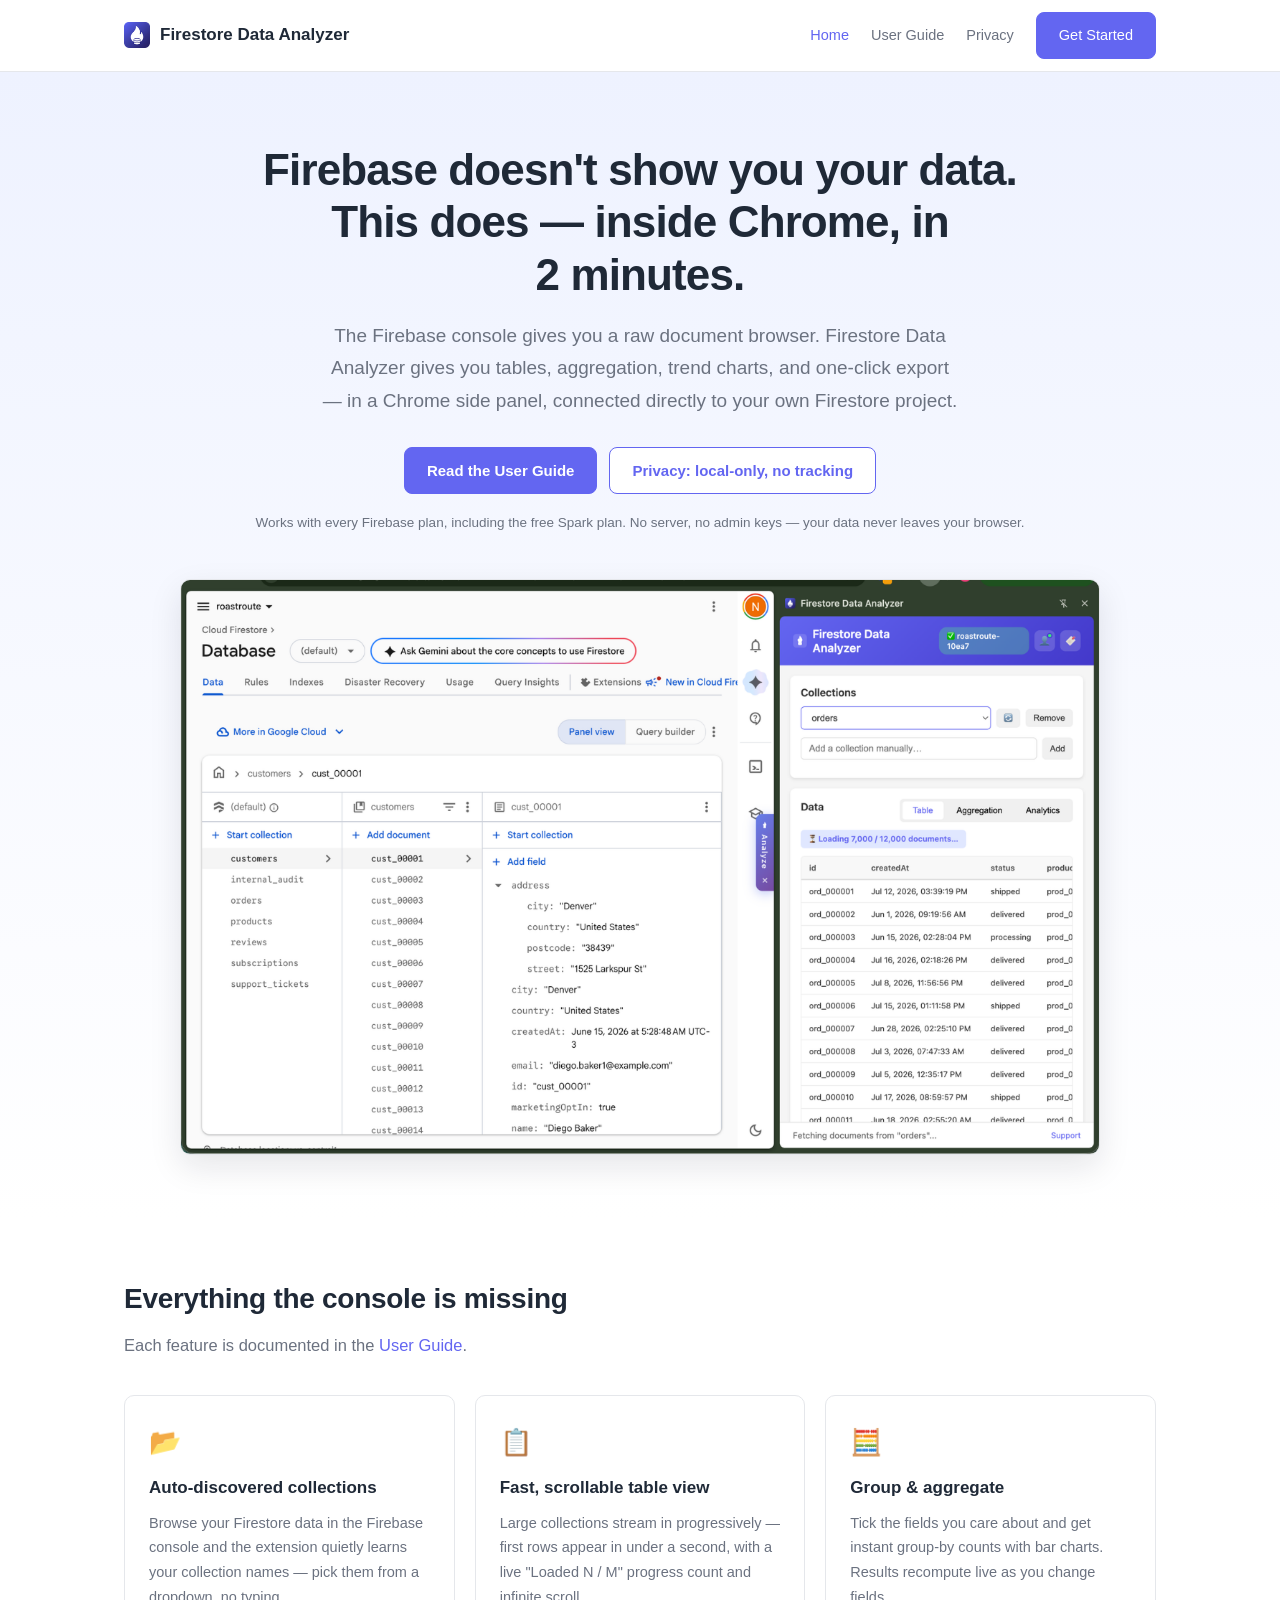
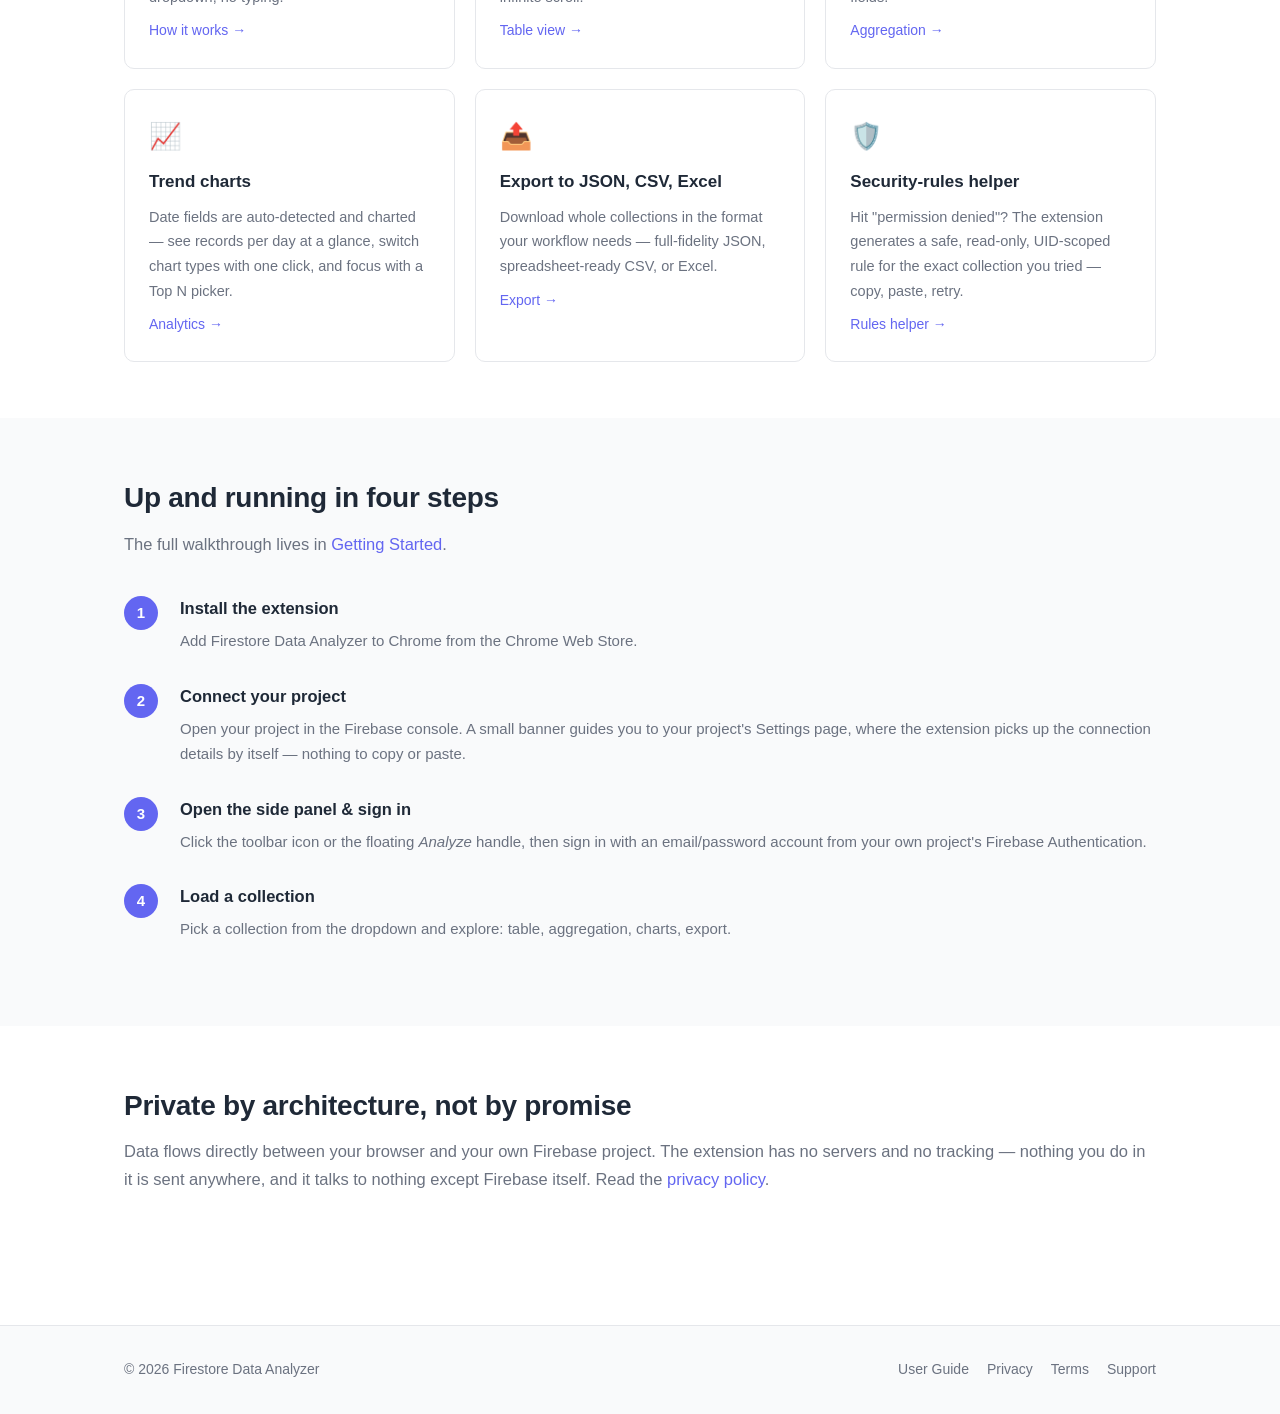
<file: index.html>
<!DOCTYPE html>
<html lang="en">
<head>
  <meta charset="UTF-8">
  <meta name="viewport" content="width=device-width, initial-scale=1.0">
  <title>Firestore Data Analyzer — Explore, analyze &amp; export your Firestore data inside Chrome</title>
  <meta name="description" content="Firebase doesn't show you your data — on any plan. Firestore Data Analyzer does: browse collections, aggregate records, visualize trends, and export as CSV, JSON or Excel, right inside Chrome. Your data never leaves your browser.">
  <link rel="stylesheet" href="assets/style.css">
  <link rel="icon" href="assets/img/icon48.png" type="image/png" sizes="48x48">
</head>
<body>

  <header class="site-header">
    <div class="inner">
      <a class="brand" href="./"><img class="brand-mark" src="assets/img/icon48.png" alt="" width="26" height="26"> Firestore Data Analyzer</a>
      <nav class="site-nav">
        <a href="./" class="active">Home</a>
        <a href="guide/">User Guide</a>
        <a href="privacy.html">Privacy</a>
        <a class="btn" href="guide/#getting-started">Get Started</a>
      </nav>
    </div>
  </header>

  <section class="hero">
    <h1>Firebase doesn't show you your data.<br>This does — inside Chrome, in 2&nbsp;minutes.</h1>
    <p class="lede">
      The Firebase console gives you a raw document browser. Firestore Data Analyzer gives you
      tables, aggregation, trend charts, and one-click export — in a Chrome side panel,
      connected directly to your own Firestore project.
    </p>
    <div class="actions">
      <a class="btn" href="guide/#getting-started">Read the User Guide</a>
      <a class="btn secondary" href="privacy.html">Privacy: local-only, no tracking</a>
    </div>
    <p class="note">Works with every Firebase plan, including the free Spark plan. No server, no admin keys — your data never leaves your browser.</p>
    <figure class="screenshot">
      <img src="assets/img/hero-table.png" alt="Firestore Data Analyzer side panel open next to the Firebase console, showing a collection loaded in table view" loading="lazy" onerror="this.closest('figure').style.display='none'">
    </figure>
  </section>

  <div class="section">
    <h2>Everything the console is missing</h2>
    <p class="sub">Each feature is documented in the <a href="guide/">User Guide</a>.</p>

    <div class="feature-grid">
      <div class="feature-card">
        <div class="icon">📂</div>
        <h3>Auto-discovered collections</h3>
        <p>Browse your Firestore data in the Firebase console and the extension quietly learns your collection names — pick them from a dropdown, no typing.</p>
        <a class="more" href="guide/#collections">How it works →</a>
      </div>
      <div class="feature-card">
        <div class="icon">📋</div>
        <h3>Fast, scrollable table view</h3>
        <p>Large collections stream in progressively — first rows appear in under a second, with a live "Loaded N / M" progress count and infinite scroll.</p>
        <a class="more" href="guide/#table-view">Table view →</a>
      </div>
      <div class="feature-card">
        <div class="icon">🧮</div>
        <h3>Group &amp; aggregate</h3>
        <p>Tick the fields you care about and get instant group-by counts with bar charts. Results recompute live as you change fields.</p>
        <a class="more" href="guide/#aggregation">Aggregation →</a>
      </div>
      <div class="feature-card">
        <div class="icon">📈</div>
        <h3>Trend charts</h3>
        <p>Date fields are auto-detected and charted — see records per day at a glance, switch chart types with one click, and focus with a Top&nbsp;N picker.</p>
        <a class="more" href="guide/#analytics">Analytics →</a>
      </div>
      <div class="feature-card">
        <div class="icon">📤</div>
        <h3>Export to JSON, CSV, Excel</h3>
        <p>Download whole collections in the format your workflow needs — full-fidelity JSON, spreadsheet-ready CSV, or Excel.</p>
        <a class="more" href="guide/#export">Export →</a>
      </div>
      <div class="feature-card">
        <div class="icon">🛡️</div>
        <h3>Security-rules helper</h3>
        <p>Hit "permission denied"? The extension generates a safe, read-only, UID-scoped rule for the exact collection you tried — copy, paste, retry.</p>
        <a class="more" href="guide/#rules-helper">Rules helper →</a>
      </div>
    </div>
  </div>

  <div class="section alt">
    <div class="inner">
      <h2>Up and running in four steps</h2>
      <p class="sub">The full walkthrough lives in <a href="guide/#getting-started">Getting Started</a>.</p>
      <ol class="steps">
        <li>
          <h3>Install the extension</h3>
          <p>Add Firestore Data Analyzer to Chrome from the Chrome Web Store.</p>
        </li>
        <li>
          <h3>Connect your project</h3>
          <p>Open your project in the Firebase console. A small banner guides you to your project's Settings page, where the extension picks up the connection details by itself — nothing to copy or paste.</p>
        </li>
        <li>
          <h3>Open the side panel &amp; sign in</h3>
          <p>Click the toolbar icon or the floating <em>Analyze</em> handle, then sign in with an email/password account from your own project's Firebase Authentication.</p>
        </li>
        <li>
          <h3>Load a collection</h3>
          <p>Pick a collection from the dropdown and explore: table, aggregation, charts, export.</p>
        </li>
      </ol>
    </div>
  </div>

  <div class="section">
    <h2>Private by architecture, not by promise</h2>
    <p class="sub">
      Data flows directly between your browser and your own Firebase project. The extension has no
      servers and no tracking — nothing you do in it is sent anywhere, and it talks to nothing
      except Firebase itself. Read the <a href="privacy.html">privacy policy</a>.
    </p>
  </div>

  <footer class="site-footer">
    <div class="inner">
      <span>© 2026 Firestore Data Analyzer</span>
      <nav>
        <a href="guide/">User Guide</a>
        <a href="privacy.html">Privacy</a>
        <a href="terms.html">Terms</a>
        <a href="mailto:niknackster@gmail.com">Support</a>
      </nav>
    </div>
  </footer>

</body>
</html>
</file>
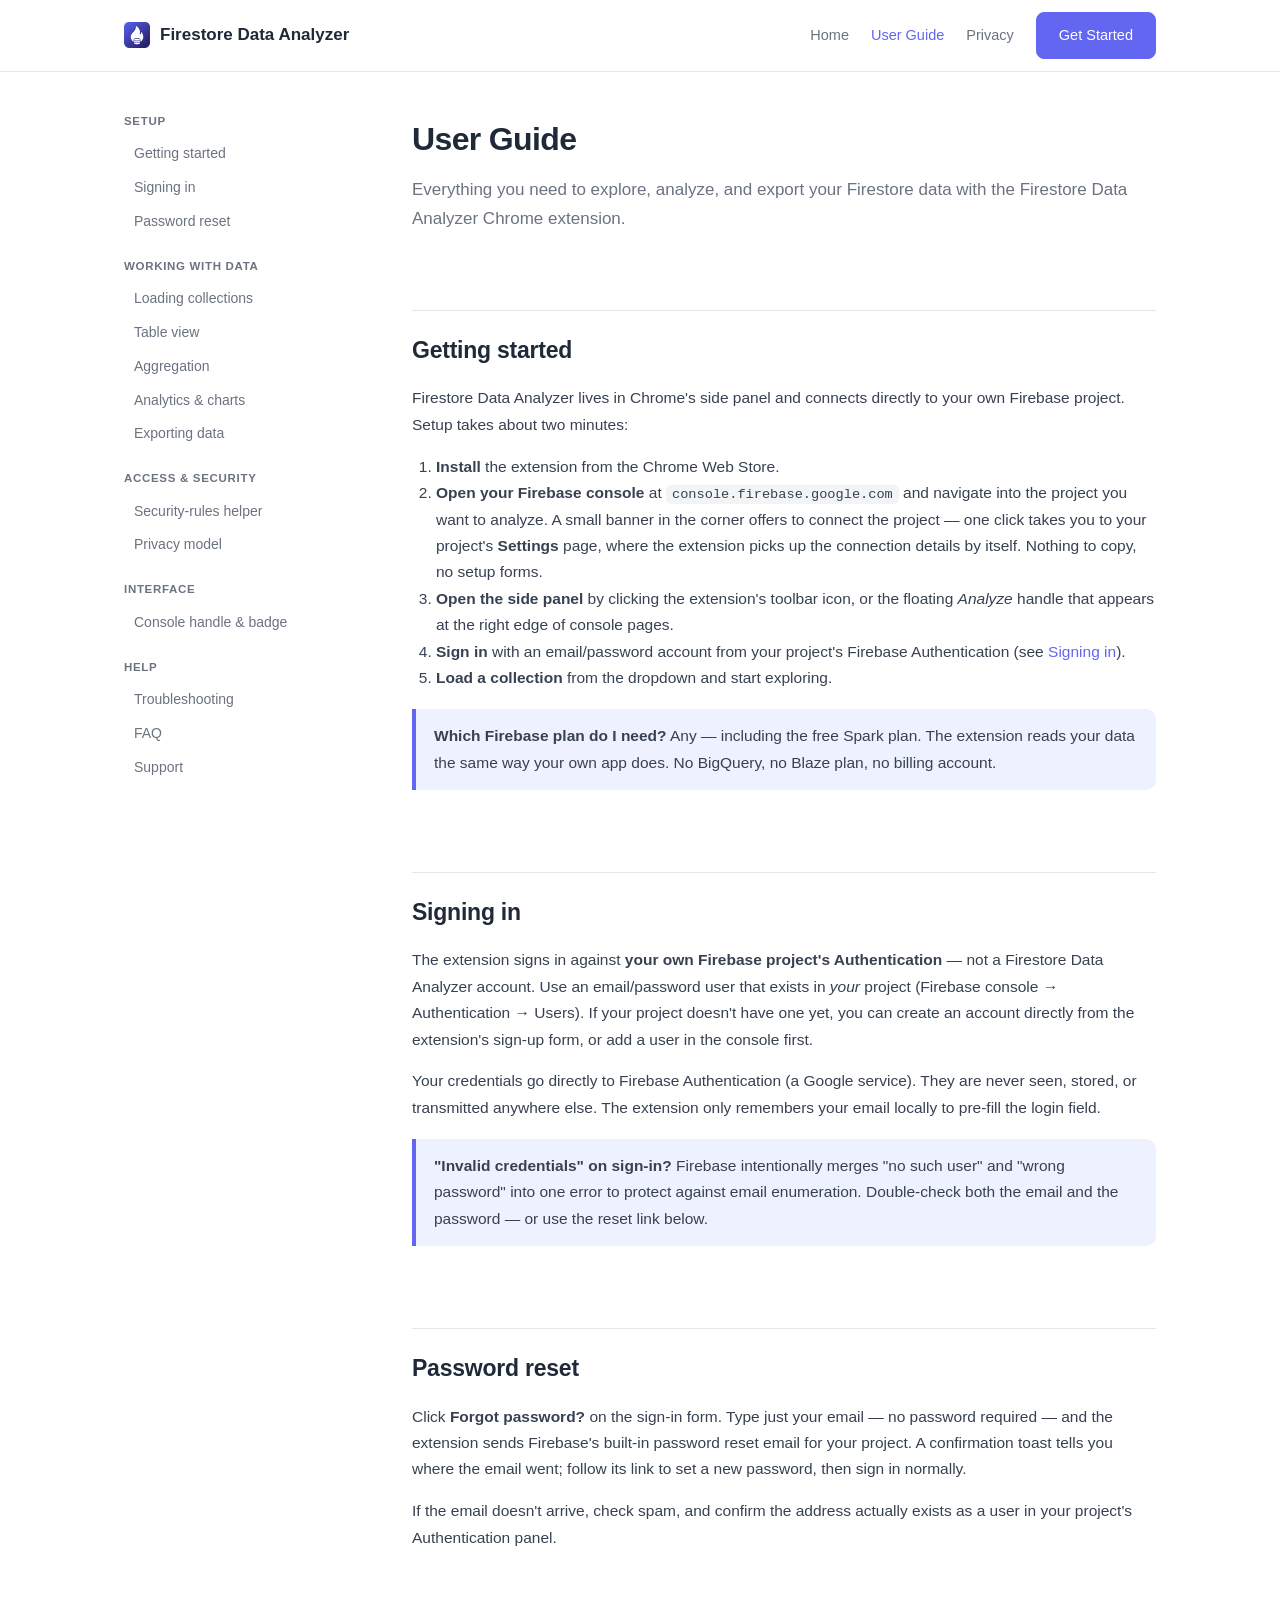
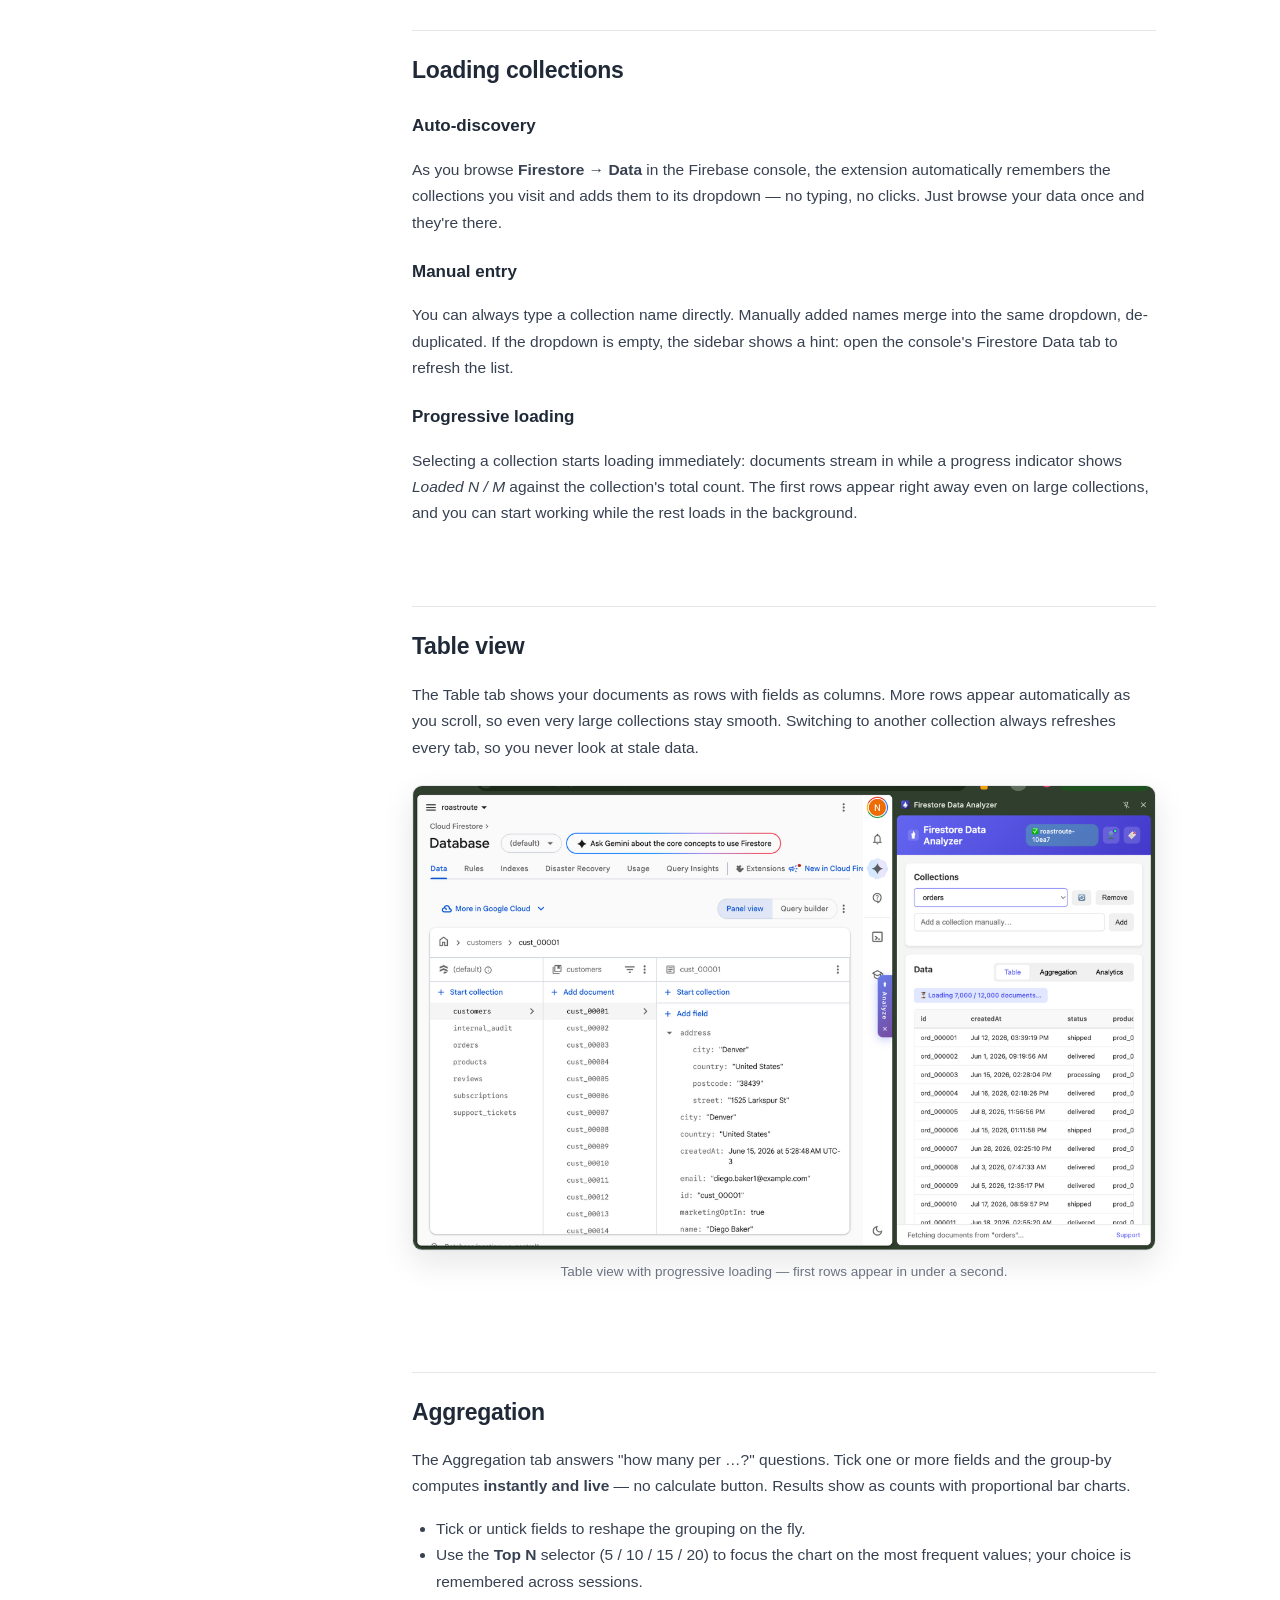
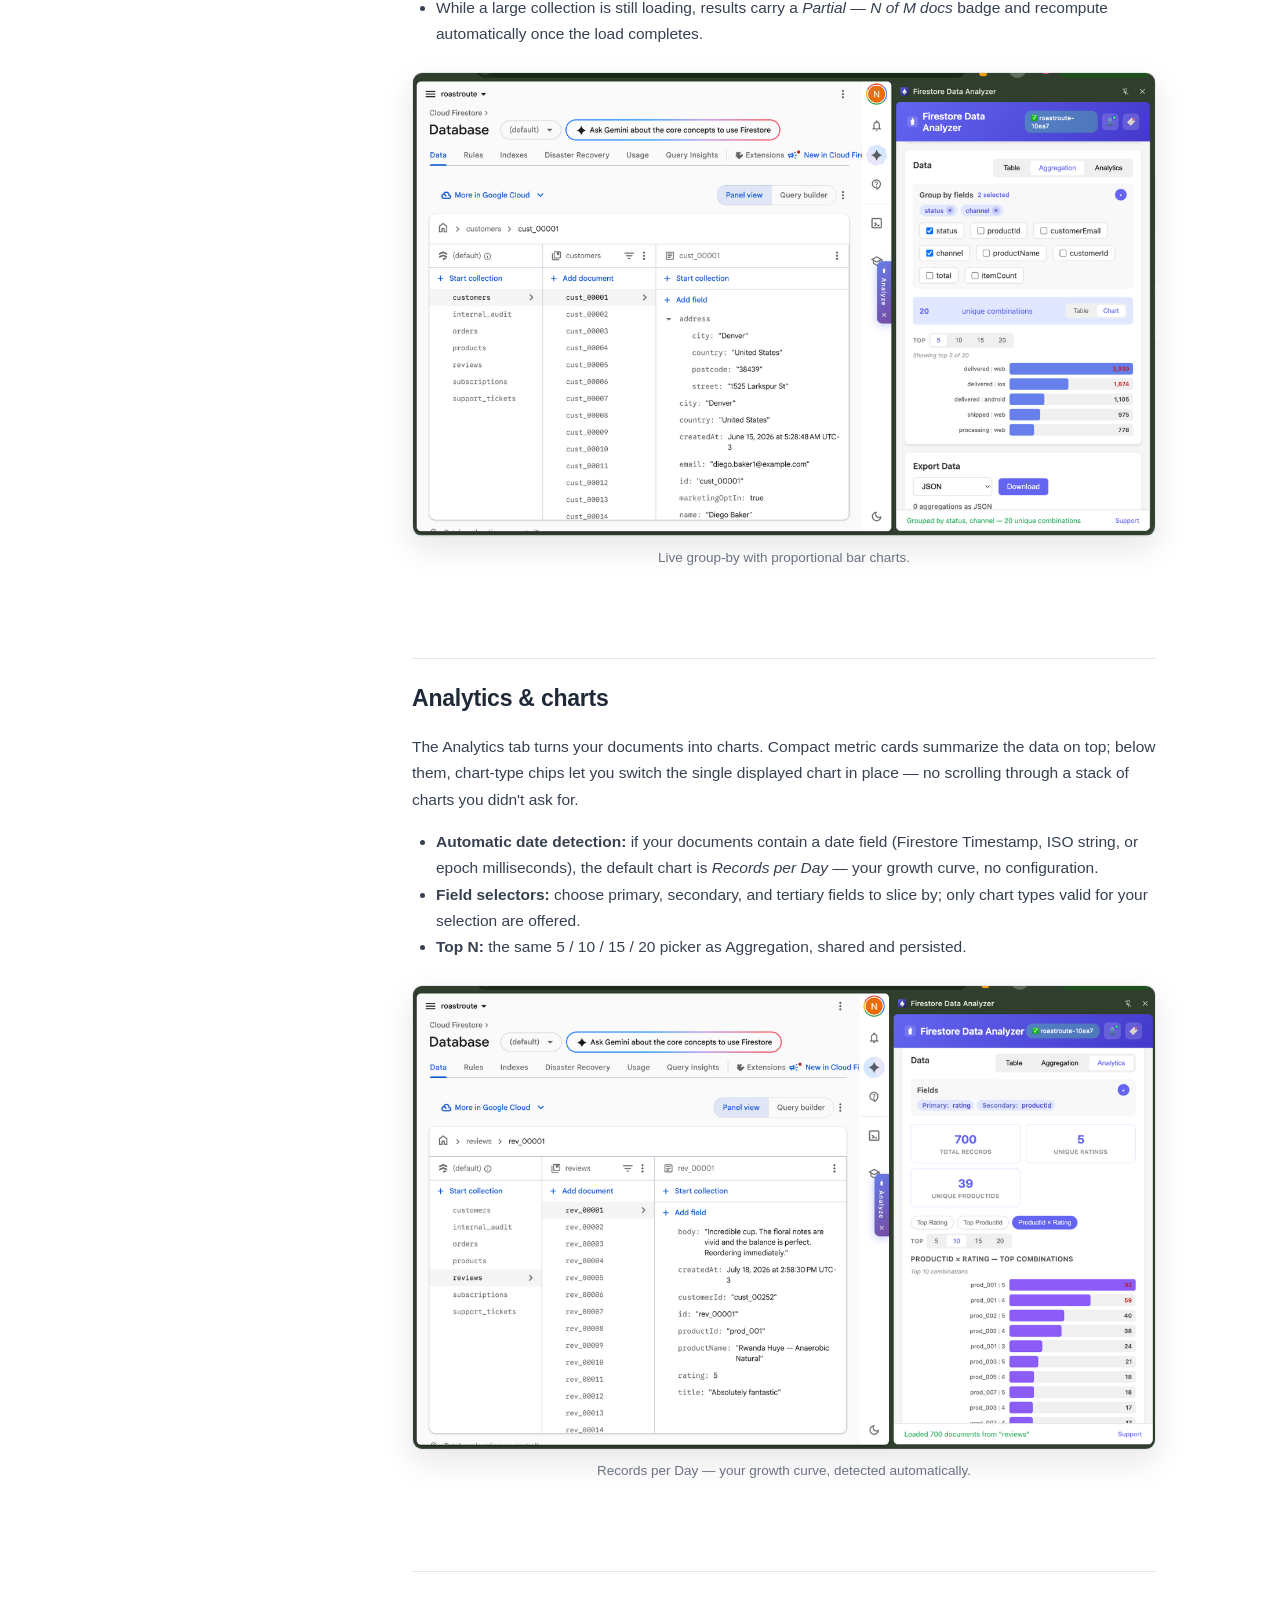
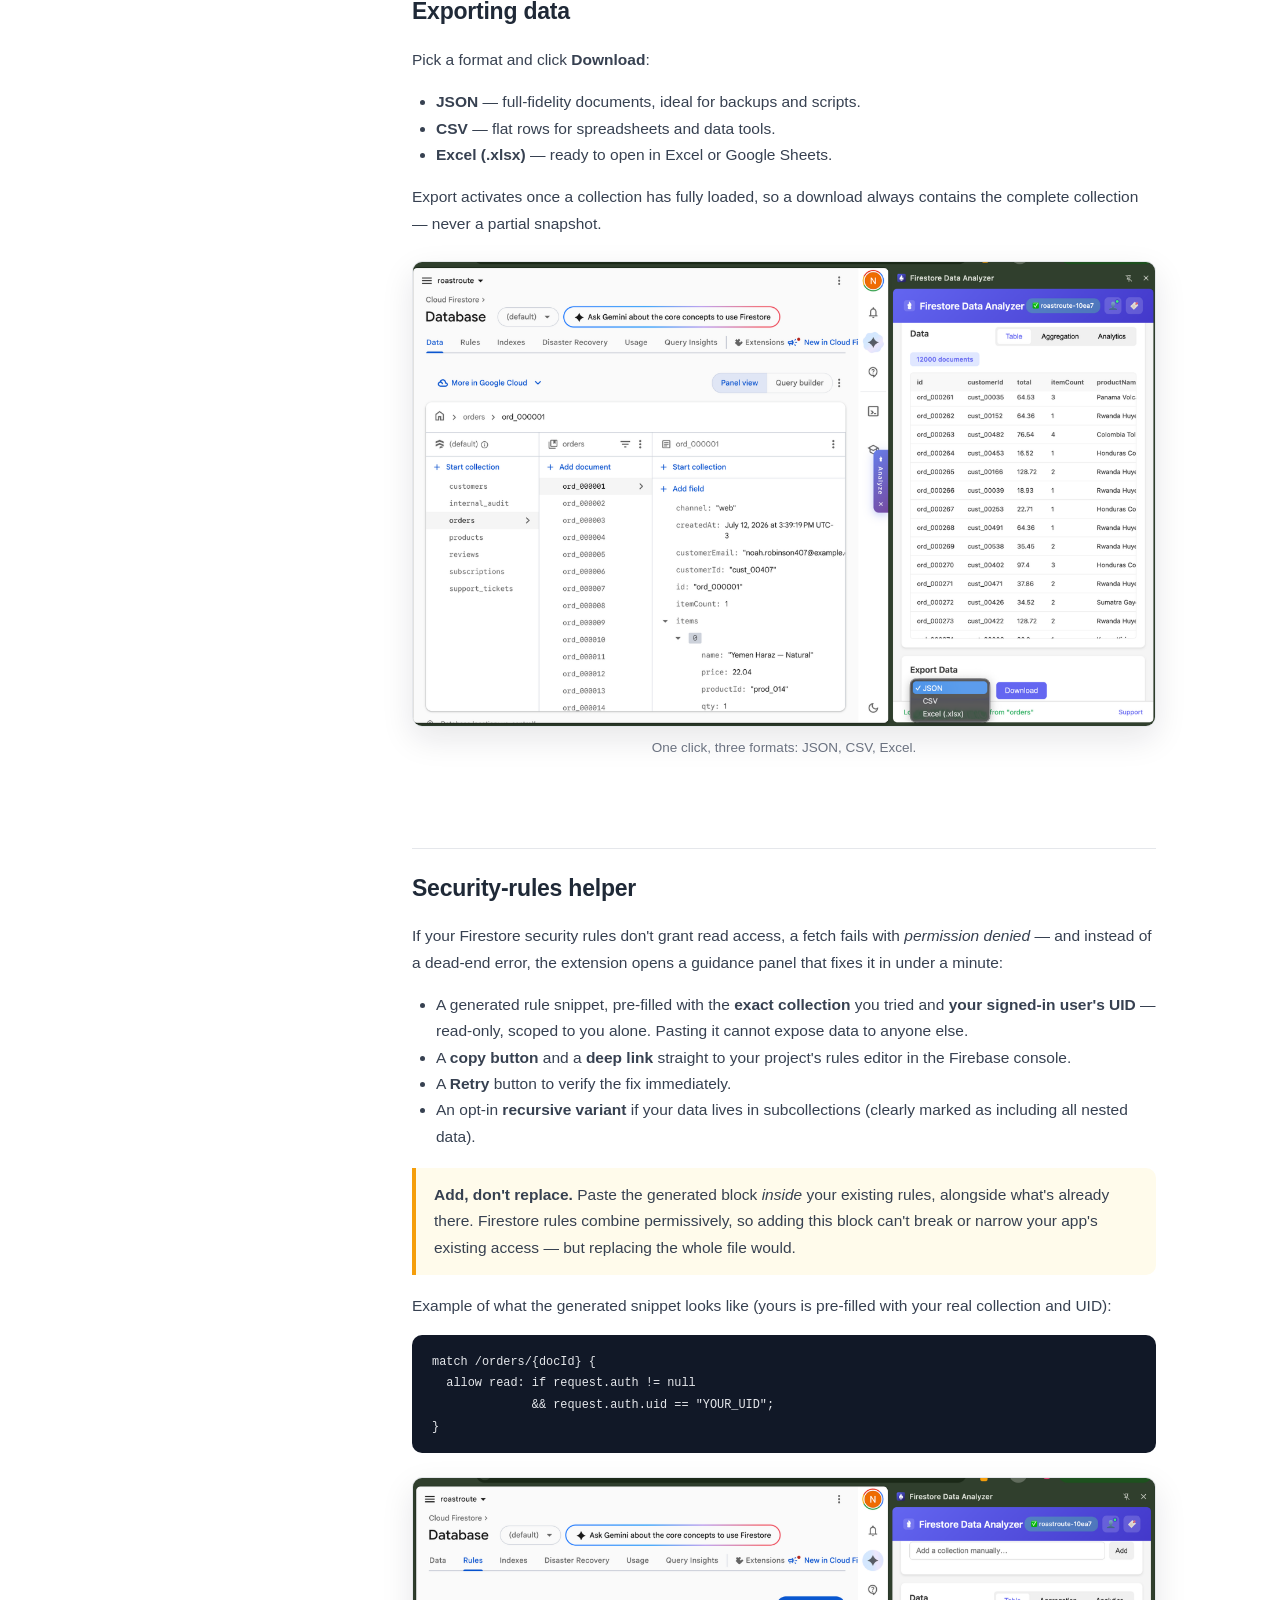
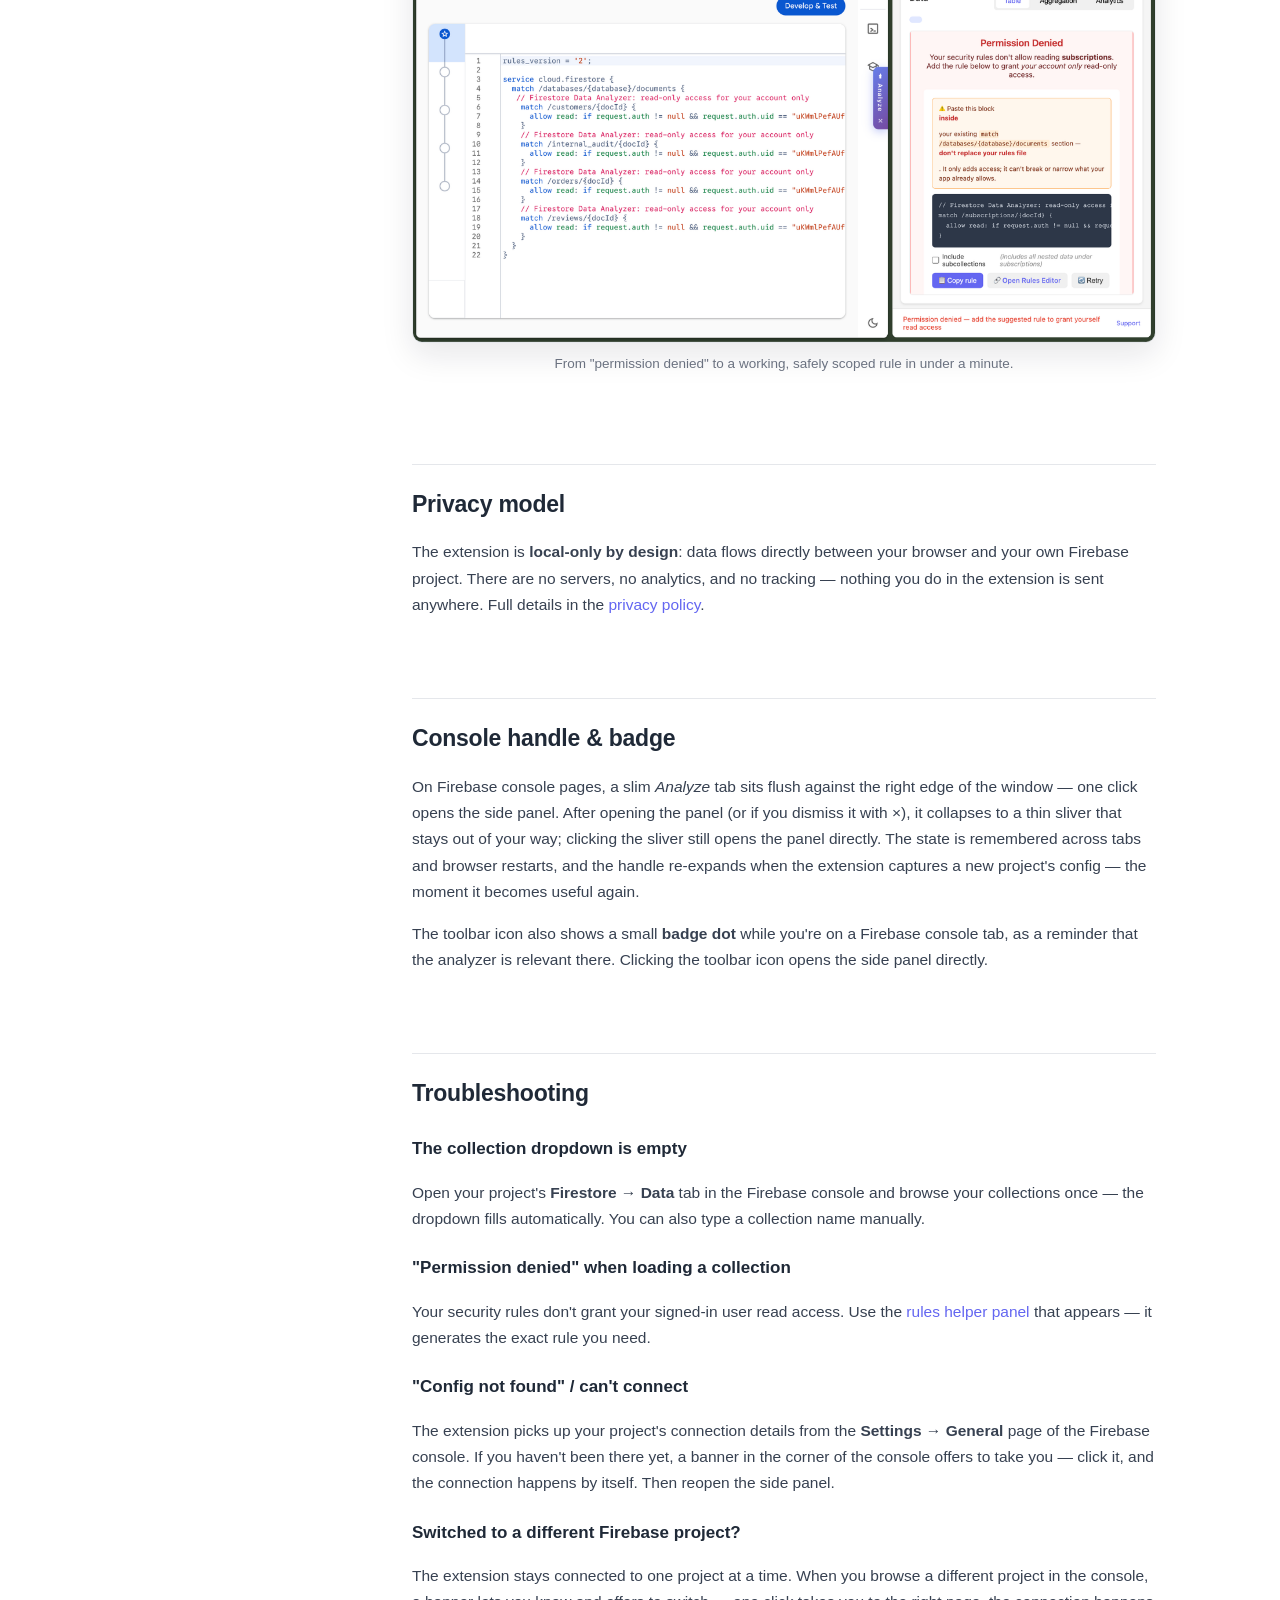
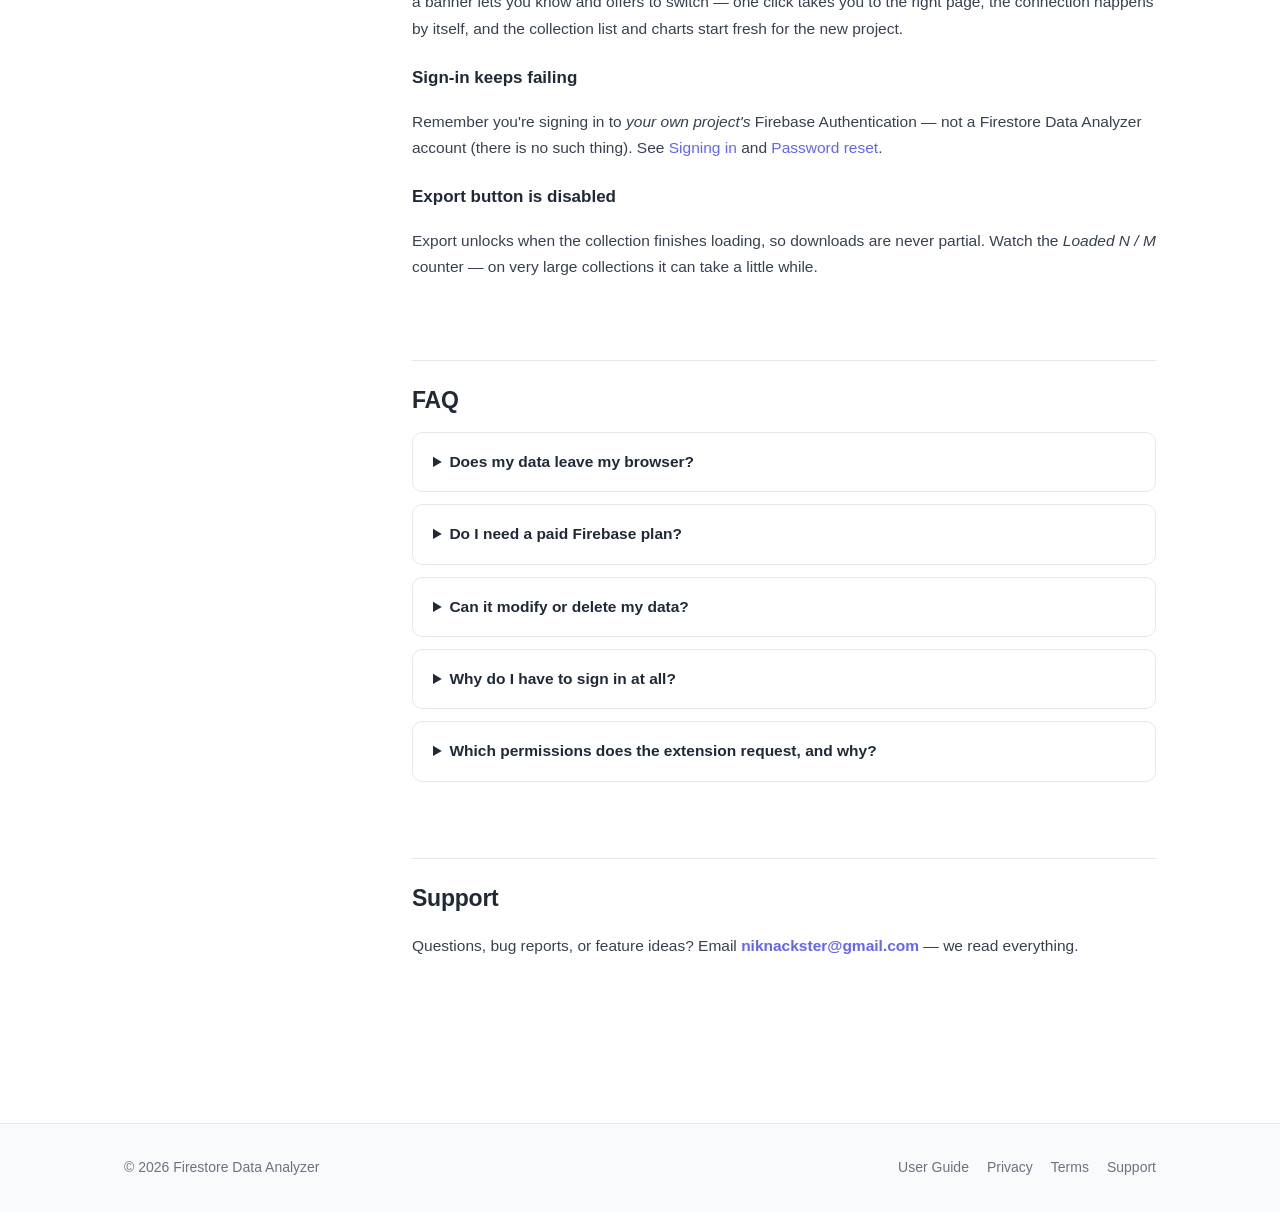
<file: guide/index.html>
<!DOCTYPE html>
<html lang="en">
<head>
  <meta charset="UTF-8">
  <meta name="viewport" content="width=device-width, initial-scale=1.0">
  <title>User Guide — Firestore Data Analyzer</title>
  <meta name="description" content="Complete user guide for the Firestore Data Analyzer Chrome extension: setup, collections, table view, aggregation, analytics charts, export, and the security-rules helper.">
  <link rel="stylesheet" href="../assets/style.css">
  <link rel="icon" href="../assets/img/icon48.png" type="image/png" sizes="48x48">
</head>
<body>

  <header class="site-header">
    <div class="inner">
      <a class="brand" href="../"><img class="brand-mark" src="../assets/img/icon48.png" alt="" width="26" height="26"> Firestore Data Analyzer</a>
      <nav class="site-nav">
        <a href="../">Home</a>
        <a href="./" class="active">User Guide</a>
        <a href="../privacy.html">Privacy</a>
        <a class="btn" href="#getting-started">Get Started</a>
      </nav>
    </div>
  </header>

  <div class="docs-wrap">

    <aside class="docs-sidebar">
      <div class="group-label">Setup</div>
      <a href="#getting-started">Getting started</a>
      <a href="#sign-in">Signing in</a>
      <a href="#password-reset">Password reset</a>

      <div class="group-label">Working with data</div>
      <a href="#collections">Loading collections</a>
      <a href="#table-view">Table view</a>
      <a href="#aggregation">Aggregation</a>
      <a href="#analytics">Analytics &amp; charts</a>
      <a href="#export">Exporting data</a>

      <div class="group-label">Access &amp; security</div>
      <a href="#rules-helper">Security-rules helper</a>
      <a href="#privacy">Privacy model</a>

      <div class="group-label">Interface</div>
      <a href="#console-handle">Console handle &amp; badge</a>

      <div class="group-label">Help</div>
      <a href="#troubleshooting">Troubleshooting</a>
      <a href="#faq">FAQ</a>
      <a href="#support">Support</a>
    </aside>

    <main class="docs-content">
      <h1>User Guide</h1>
      <p class="lede">
        Everything you need to explore, analyze, and export your Firestore data with the
        Firestore Data Analyzer Chrome extension.
      </p>

      <section id="getting-started">
        <h2>Getting started</h2>
        <p>Firestore Data Analyzer lives in Chrome's side panel and connects directly to your own Firebase project. Setup takes about two minutes:</p>
        <ol>
          <li><strong>Install</strong> the extension from the Chrome Web Store.</li>
          <li><strong>Open your Firebase console</strong> at <code>console.firebase.google.com</code> and navigate into the project you want to analyze. A small banner in the corner offers to connect the project — one click takes you to your project's <strong>Settings</strong> page, where the extension picks up the connection details by itself. Nothing to copy, no setup forms.</li>
          <li><strong>Open the side panel</strong> by clicking the extension's toolbar icon, or the floating <em>Analyze</em> handle that appears at the right edge of console pages.</li>
          <li><strong>Sign in</strong> with an email/password account from your project's Firebase Authentication (see <a href="#sign-in">Signing in</a>).</li>
          <li><strong>Load a collection</strong> from the dropdown and start exploring.</li>
        </ol>
        <div class="callout">
          <p><strong>Which Firebase plan do I need?</strong> Any — including the free Spark plan. The extension reads your data the same way your own app does. No BigQuery, no Blaze plan, no billing account.</p>
        </div>
      </section>

      <section id="sign-in">
        <h2>Signing in</h2>
        <p>
          The extension signs in against <strong>your own Firebase project's Authentication</strong> —
          not a Firestore Data Analyzer account. Use an email/password user that exists in
          <em>your</em> project (Firebase console → Authentication → Users). If your project doesn't
          have one yet, you can create an account directly from the extension's sign-up form, or add
          a user in the console first.
        </p>
        <p>
          Your credentials go directly to Firebase Authentication (a Google service). They are never
          seen, stored, or transmitted anywhere else. The extension only remembers your email locally
          to pre-fill the login field.
        </p>
        <div class="callout">
          <p><strong>"Invalid credentials" on sign-in?</strong> Firebase intentionally merges "no such user" and "wrong password" into one error to protect against email enumeration. Double-check both the email and the password — or use the reset link below.</p>
        </div>
      </section>

      <section id="password-reset">
        <h2>Password reset</h2>
        <p>
          Click <strong>Forgot password?</strong> on the sign-in form. Type just your email — no
          password required — and the extension sends Firebase's built-in password reset email for
          your project. A confirmation toast tells you where the email went; follow its link to set
          a new password, then sign in normally.
        </p>
        <p>If the email doesn't arrive, check spam, and confirm the address actually exists as a user in your project's Authentication panel.</p>
      </section>

      <section id="collections">
        <h2>Loading collections</h2>
        <h3>Auto-discovery</h3>
        <p>
          As you browse <strong>Firestore → Data</strong> in the Firebase console, the extension
          automatically remembers the collections you visit and adds them to its dropdown — no
          typing, no clicks. Just browse your data once and they're there.
        </p>
        <h3>Manual entry</h3>
        <p>
          You can always type a collection name directly. Manually added names merge into the same
          dropdown, de-duplicated. If the dropdown is empty, the sidebar shows a hint: open the
          console's Firestore Data tab to refresh the list.
        </p>
        <h3>Progressive loading</h3>
        <p>
          Selecting a collection starts loading immediately: documents stream in while a progress
          indicator shows <em>Loaded N / M</em> against the collection's total count. The first
          rows appear right away even on large collections, and you can start working while the
          rest loads in the background.
        </p>
      </section>

      <section id="table-view">
        <h2>Table view</h2>
        <p>
          The Table tab shows your documents as rows with fields as columns. More rows appear
          automatically as you scroll, so even very large collections stay smooth. Switching to
          another collection always refreshes every tab, so you never look at stale data.
        </p>
        <figure class="screenshot">
          <img src="../assets/img/hero-table.png" alt="Table view showing a loaded collection with the Loaded N / M progress counter" loading="lazy" onerror="this.closest('figure').style.display='none'">
          <figcaption>Table view with progressive loading — first rows appear in under a second.</figcaption>
        </figure>
      </section>

      <section id="aggregation">
        <h2>Aggregation</h2>
        <p>
          The Aggregation tab answers "how many per …?" questions. Tick one or more fields and the
          group-by computes <strong>instantly and live</strong> — no calculate button. Results show
          as counts with proportional bar charts.
        </p>
        <ul>
          <li>Tick or untick fields to reshape the grouping on the fly.</li>
          <li>Use the <strong>Top N</strong> selector (5 / 10 / 15 / 20) to focus the chart on the most frequent values; your choice is remembered across sessions.</li>
          <li>While a large collection is still loading, results carry a <em>Partial — N of M docs</em> badge and recompute automatically once the load completes.</li>
        </ul>
        <figure class="screenshot">
          <img src="../assets/img/aggregation.png" alt="Aggregation tab with fields ticked and live group-by counts shown as bar charts" loading="lazy" onerror="this.closest('figure').style.display='none'">
          <figcaption>Live group-by with proportional bar charts.</figcaption>
        </figure>
      </section>

      <section id="analytics">
        <h2>Analytics &amp; charts</h2>
        <p>
          The Analytics tab turns your documents into charts. Compact metric cards summarize the
          data on top; below them, chart-type chips let you switch the single displayed chart in
          place — no scrolling through a stack of charts you didn't ask for.
        </p>
        <ul>
          <li><strong>Automatic date detection:</strong> if your documents contain a date field (Firestore Timestamp, ISO string, or epoch milliseconds), the default chart is <em>Records per Day</em> — your growth curve, no configuration.</li>
          <li><strong>Field selectors:</strong> choose primary, secondary, and tertiary fields to slice by; only chart types valid for your selection are offered.</li>
          <li><strong>Top N:</strong> the same 5 / 10 / 15 / 20 picker as Aggregation, shared and persisted.</li>
        </ul>
        <figure class="screenshot">
          <img src="../assets/img/analytics.png" alt="Analytics tab showing metric cards and a Records per Day trend chart" loading="lazy" onerror="this.closest('figure').style.display='none'">
          <figcaption>Records per Day — your growth curve, detected automatically.</figcaption>
        </figure>
      </section>

      <section id="export">
        <h2>Exporting data</h2>
        <p>Pick a format and click <strong>Download</strong>:</p>
        <ul>
          <li><strong>JSON</strong> — full-fidelity documents, ideal for backups and scripts.</li>
          <li><strong>CSV</strong> — flat rows for spreadsheets and data tools.</li>
          <li><strong>Excel (.xlsx)</strong> — ready to open in Excel or Google Sheets.</li>
        </ul>
        <p>
          Export activates once a collection has fully loaded, so a download always contains the
          complete collection — never a partial snapshot.
        </p>
        <figure class="screenshot">
          <img src="../assets/img/export.png" alt="Export controls with the format selector showing JSON, CSV and Excel options" loading="lazy" onerror="this.closest('figure').style.display='none'">
          <figcaption>One click, three formats: JSON, CSV, Excel.</figcaption>
        </figure>
      </section>

      <section id="rules-helper">
        <h2>Security-rules helper</h2>
        <p>
          If your Firestore security rules don't grant read access, a fetch fails with
          <em>permission denied</em> — and instead of a dead-end error, the extension opens a
          guidance panel that fixes it in under a minute:
        </p>
        <ul>
          <li>A generated rule snippet, pre-filled with the <strong>exact collection</strong> you tried and <strong>your signed-in user's UID</strong> — read-only, scoped to you alone. Pasting it cannot expose data to anyone else.</li>
          <li>A <strong>copy button</strong> and a <strong>deep link</strong> straight to your project's rules editor in the Firebase console.</li>
          <li>A <strong>Retry</strong> button to verify the fix immediately.</li>
          <li>An opt-in <strong>recursive variant</strong> if your data lives in subcollections (clearly marked as including all nested data).</li>
        </ul>
        <div class="callout warn">
          <p><strong>Add, don't replace.</strong> Paste the generated block <em>inside</em> your existing rules, alongside what's already there. Firestore rules combine permissively, so adding this block can't break or narrow your app's existing access — but replacing the whole file would.</p>
        </div>
        <p>Example of what the generated snippet looks like (yours is pre-filled with your real collection and UID):</p>
        <pre><code>match /orders/{docId} {
  allow read: if request.auth != null
              &amp;&amp; request.auth.uid == "YOUR_UID";
}</code></pre>
        <figure class="screenshot">
          <img src="../assets/img/rules-helper.png" alt="Security-rules helper panel with a generated rule snippet, copy button and retry button" loading="lazy" onerror="this.closest('figure').style.display='none'">
          <figcaption>From "permission denied" to a working, safely scoped rule in under a minute.</figcaption>
        </figure>
      </section>

      <section id="privacy">
        <h2>Privacy model</h2>
        <p>
          The extension is <strong>local-only by design</strong>: data flows directly between
          your browser and your own Firebase project. There are no servers, no analytics, and no
          tracking — nothing you do in the extension is sent anywhere. Full details in the
          <a href="../privacy.html">privacy policy</a>.
        </p>
      </section>

      <section id="console-handle">
        <h2>Console handle &amp; badge</h2>
        <p>
          On Firebase console pages, a slim <em>Analyze</em> tab sits flush against the right edge
          of the window — one click opens the side panel. After opening the panel (or if you dismiss
          it with ×), it collapses to a thin sliver that stays out of your way; clicking the sliver
          still opens the panel directly. The state is remembered across tabs and browser restarts,
          and the handle re-expands when the extension captures a new project's config — the moment
          it becomes useful again.
        </p>
        <p>
          The toolbar icon also shows a small <strong>badge dot</strong> while you're on a Firebase
          console tab, as a reminder that the analyzer is relevant there. Clicking the toolbar icon
          opens the side panel directly.
        </p>
      </section>

      <section id="troubleshooting">
        <h2>Troubleshooting</h2>
        <h3>The collection dropdown is empty</h3>
        <p>Open your project's <strong>Firestore → Data</strong> tab in the Firebase console and browse your collections once — the dropdown fills automatically. You can also type a collection name manually.</p>
        <h3>"Permission denied" when loading a collection</h3>
        <p>Your security rules don't grant your signed-in user read access. Use the <a href="#rules-helper">rules helper panel</a> that appears — it generates the exact rule you need.</p>
        <h3>"Config not found" / can't connect</h3>
        <p>The extension picks up your project's connection details from the <strong>Settings → General</strong> page of the Firebase console. If you haven't been there yet, a banner in the corner of the console offers to take you — click it, and the connection happens by itself. Then reopen the side panel.</p>
        <h3>Switched to a different Firebase project?</h3>
        <p>The extension stays connected to one project at a time. When you browse a different project in the console, a banner lets you know and offers to switch — one click takes you to the right page, the connection happens by itself, and the collection list and charts start fresh for the new project.</p>
        <h3>Sign-in keeps failing</h3>
        <p>Remember you're signing in to <em>your own project's</em> Firebase Authentication — not a Firestore Data Analyzer account (there is no such thing). See <a href="#sign-in">Signing in</a> and <a href="#password-reset">Password reset</a>.</p>
        <h3>Export button is disabled</h3>
        <p>Export unlocks when the collection finishes loading, so downloads are never partial. Watch the <em>Loaded N / M</em> counter — on very large collections it can take a little while.</p>
      </section>

      <section id="faq">
        <h2>FAQ</h2>
        <div class="faq">
          <details>
            <summary>Does my data leave my browser?</summary>
            <p>No. The extension talks only to Firebase (Firestore and Firebase Authentication) using your own project credentials. There are no other endpoints, no analytics services, and no servers of ours.</p>
          </details>
          <details>
            <summary>Do I need a paid Firebase plan?</summary>
            <p>No. It works on every plan, including the free Spark plan. Reads count against your project's normal Firestore quota, exactly as if your own app performed them.</p>
          </details>
          <details>
            <summary>Can it modify or delete my data?</summary>
            <p>The extension only reads. The security rule it suggests is read-only too, so even the access you grant it can't write anything.</p>
          </details>
          <details>
            <summary>Why do I have to sign in at all?</summary>
            <p>Firestore access is governed by your project's security rules, which almost always require an authenticated user. Signing in with your own project's Auth means access control stays entirely in your hands.</p>
          </details>
          <details>
            <summary>Which permissions does the extension request, and why?</summary>
            <p>Only the minimum it needs: saving your settings on your own device, showing the side panel, and connecting to Firebase's services and the Firebase console. Nothing else — no browsing history, no access to other sites.</p>
          </details>
        </div>
      </section>

      <section id="support">
        <h2>Support</h2>
        <p>
          Questions, bug reports, or feature ideas? Email
          <a href="mailto:niknackster@gmail.com?subject=Firestore%20Data%20Analyzer%20feedback"><strong>niknackster@gmail.com</strong></a>
          — we read everything.
        </p>
      </section>

    </main>
  </div>

  <footer class="site-footer">
    <div class="inner">
      <span>© 2026 Firestore Data Analyzer</span>
      <nav>
        <a href="./">User Guide</a>
        <a href="../privacy.html">Privacy</a>
        <a href="../terms.html">Terms</a>
        <a href="mailto:niknackster@gmail.com">Support</a>
      </nav>
    </div>
  </footer>

</body>
</html>
</file>
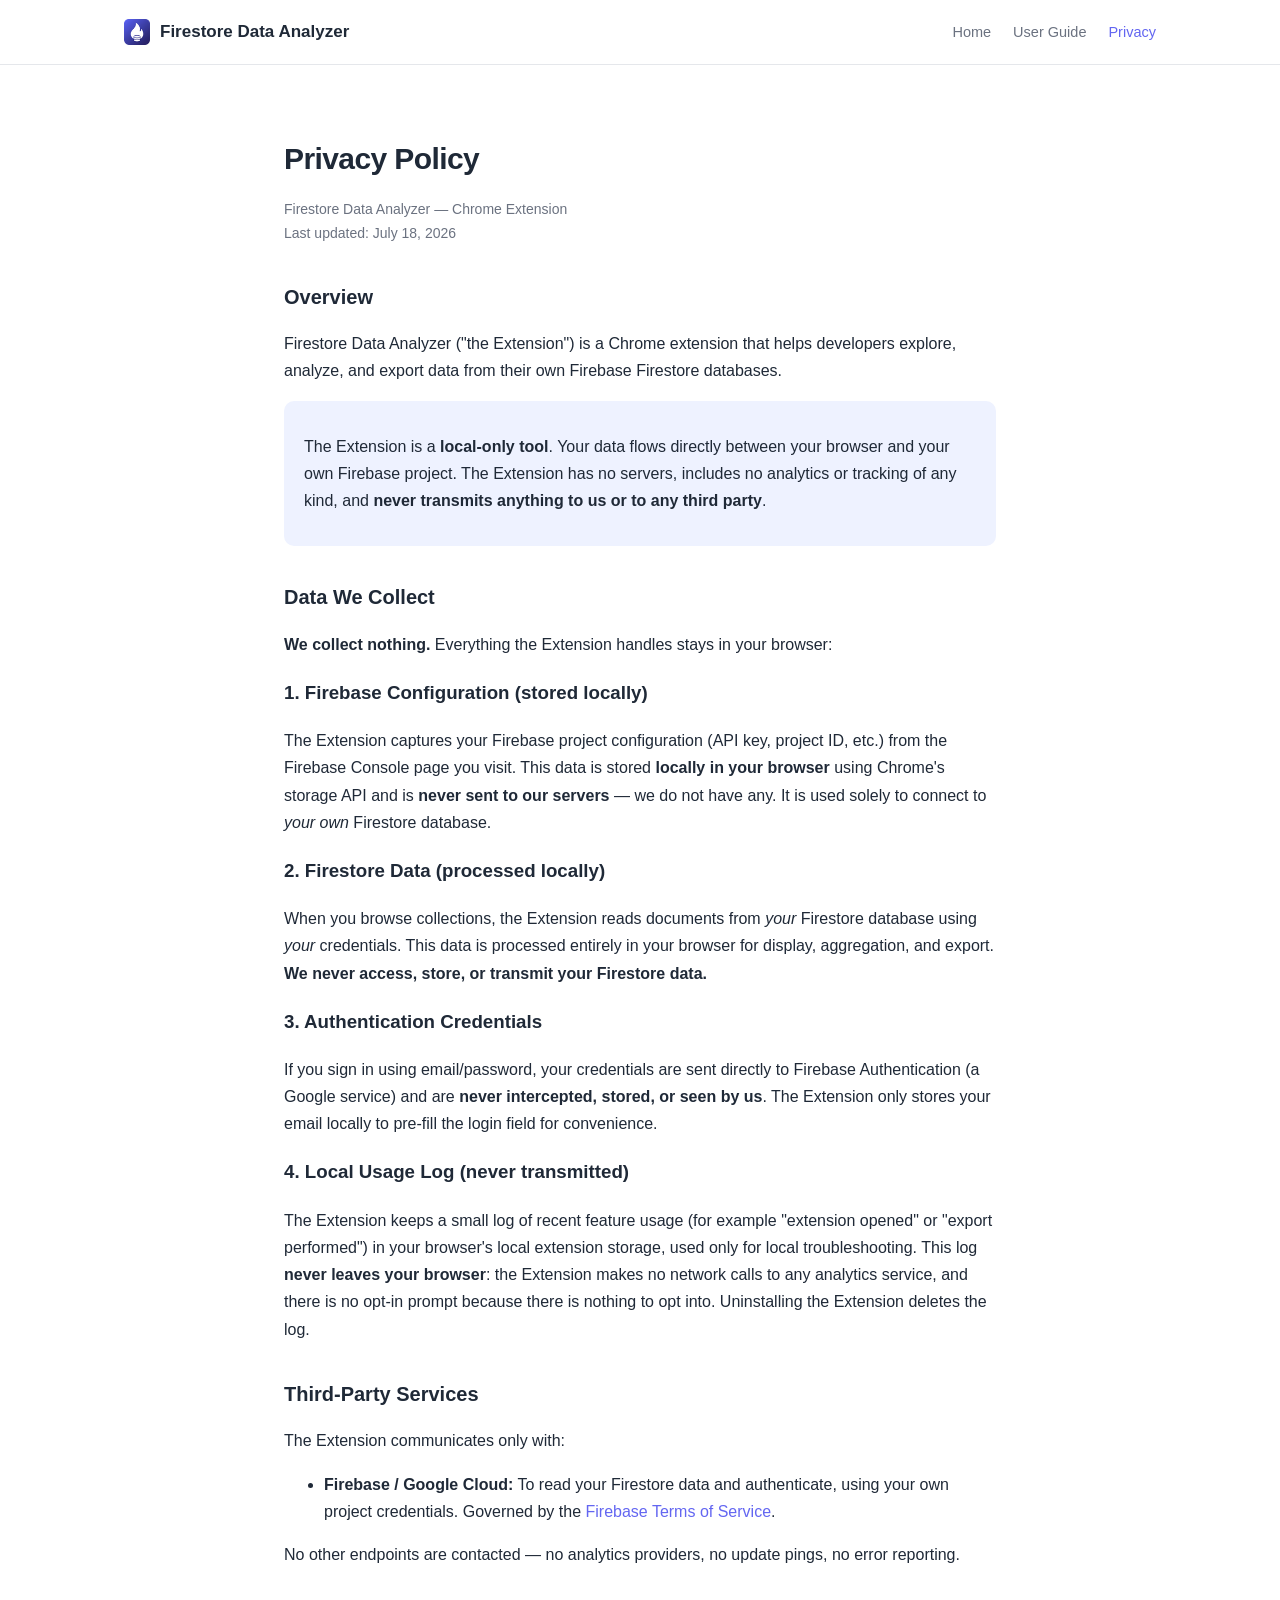
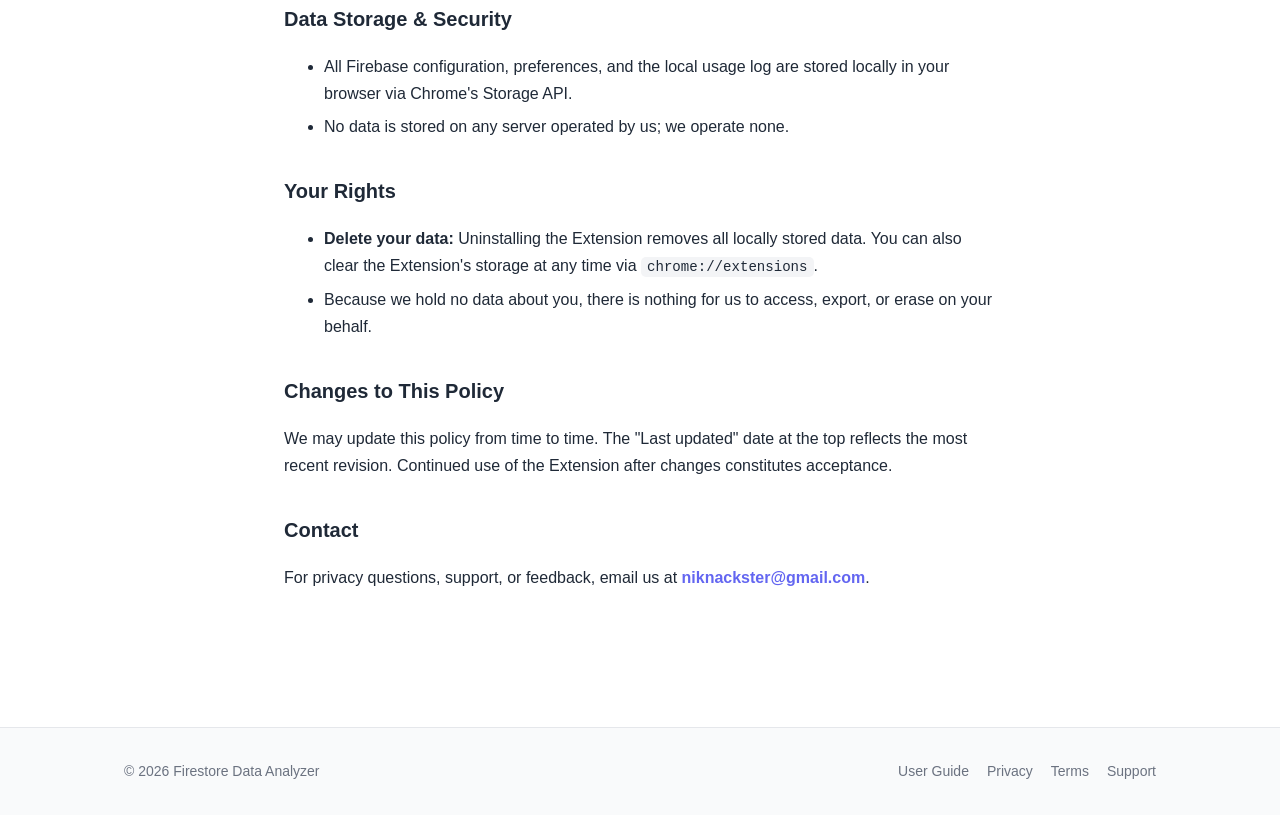
<file: privacy.html>
<!DOCTYPE html>
<html lang="en">
<head>
  <meta charset="UTF-8">
  <meta name="viewport" content="width=device-width, initial-scale=1.0">
  <title>Privacy Policy — Firestore Data Analyzer</title>
  <meta name="description" content="Privacy policy for the Firestore Data Analyzer Chrome extension: a local-only tool with no servers, no analytics, and no tracking.">
  <link rel="stylesheet" href="assets/style.css">
  <link rel="icon" href="assets/img/icon48.png" type="image/png" sizes="48x48">
</head>
<body>

  <header class="site-header">
    <div class="inner">
      <a class="brand" href="./"><img class="brand-mark" src="assets/img/icon48.png" alt="" width="26" height="26"> Firestore Data Analyzer</a>
      <nav class="site-nav">
        <a href="./">Home</a>
        <a href="guide/">User Guide</a>
        <a href="privacy.html" class="active">Privacy</a>
      </nav>
    </div>
  </header>

  <main class="prose">
    <h1>Privacy Policy</h1>
    <p class="date">Firestore Data Analyzer — Chrome Extension<br>Last updated: July 18, 2026</p>

    <h2>Overview</h2>
    <p>
      Firestore Data Analyzer ("the Extension") is a Chrome extension that helps developers
      explore, analyze, and export data from their own Firebase Firestore databases.
    </p>
    <div class="highlight">
      <p>
        The Extension is a <strong>local-only tool</strong>. Your data flows directly between
        your browser and your own Firebase project. The Extension has no servers, includes
        no analytics or tracking of any kind, and <strong>never transmits anything to us or
        to any third party</strong>.
      </p>
    </div>

    <h2>Data We Collect</h2>
    <p><strong>We collect nothing.</strong> Everything the Extension handles stays in your browser:</p>

    <h3>1. Firebase Configuration (stored locally)</h3>
    <p>
      The Extension captures your Firebase project configuration (API key, project ID, etc.)
      from the Firebase Console page you visit. This data is stored <strong>locally in your
      browser</strong> using Chrome's storage API and is <strong>never sent to our servers</strong>
      — we do not have any. It is used solely to connect to <em>your own</em> Firestore database.
    </p>

    <h3>2. Firestore Data (processed locally)</h3>
    <p>
      When you browse collections, the Extension reads documents from <em>your</em> Firestore
      database using <em>your</em> credentials. This data is processed entirely in your browser
      for display, aggregation, and export. <strong>We never access, store, or transmit your
      Firestore data.</strong>
    </p>

    <h3>3. Authentication Credentials</h3>
    <p>
      If you sign in using email/password, your credentials are sent directly to
      Firebase Authentication (a Google service) and are <strong>never intercepted,
      stored, or seen by us</strong>. The Extension only stores your email locally
      to pre-fill the login field for convenience.
    </p>

    <h3>4. Local Usage Log (never transmitted)</h3>
    <p>
      The Extension keeps a small log of recent feature usage (for example "extension opened"
      or "export performed") in your browser's local extension storage, used only for local
      troubleshooting. This log <strong>never leaves your browser</strong>: the Extension makes
      no network calls to any analytics service, and there is no opt-in prompt because there
      is nothing to opt into. Uninstalling the Extension deletes the log.
    </p>

    <h2>Third-Party Services</h2>
    <p>The Extension communicates only with:</p>
    <ul>
      <li><strong>Firebase / Google Cloud:</strong> To read your Firestore data and authenticate,
      using your own project credentials. Governed by the
      <a href="https://firebase.google.com/terms" target="_blank" rel="noopener">Firebase Terms of Service</a>.</li>
    </ul>
    <p>No other endpoints are contacted — no analytics providers, no update pings, no error reporting.</p>

    <h2>Data Storage &amp; Security</h2>
    <ul>
      <li>All Firebase configuration, preferences, and the local usage log are stored locally in your browser via Chrome's Storage API.</li>
      <li>No data is stored on any server operated by us; we operate none.</li>
    </ul>

    <h2>Your Rights</h2>
    <ul>
      <li><strong>Delete your data:</strong> Uninstalling the Extension removes all locally stored data. You can also clear the Extension's storage at any time via <code>chrome://extensions</code>.</li>
      <li>Because we hold no data about you, there is nothing for us to access, export, or erase on your behalf.</li>
    </ul>

    <h2>Changes to This Policy</h2>
    <p>
      We may update this policy from time to time. The "Last updated" date at the top
      reflects the most recent revision. Continued use of the Extension after changes
      constitutes acceptance.
    </p>

    <h2>Contact</h2>
    <p>
      For privacy questions, support, or feedback, email us at
      <a href="mailto:niknackster@gmail.com"><strong>niknackster@gmail.com</strong></a>.
    </p>
  </main>

  <footer class="site-footer">
    <div class="inner">
      <span>© 2026 Firestore Data Analyzer</span>
      <nav>
        <a href="guide/">User Guide</a>
        <a href="privacy.html">Privacy</a>
        <a href="terms.html">Terms</a>
        <a href="mailto:niknackster@gmail.com">Support</a>
      </nav>
    </div>
  </footer>

</body>
</html>
</file>
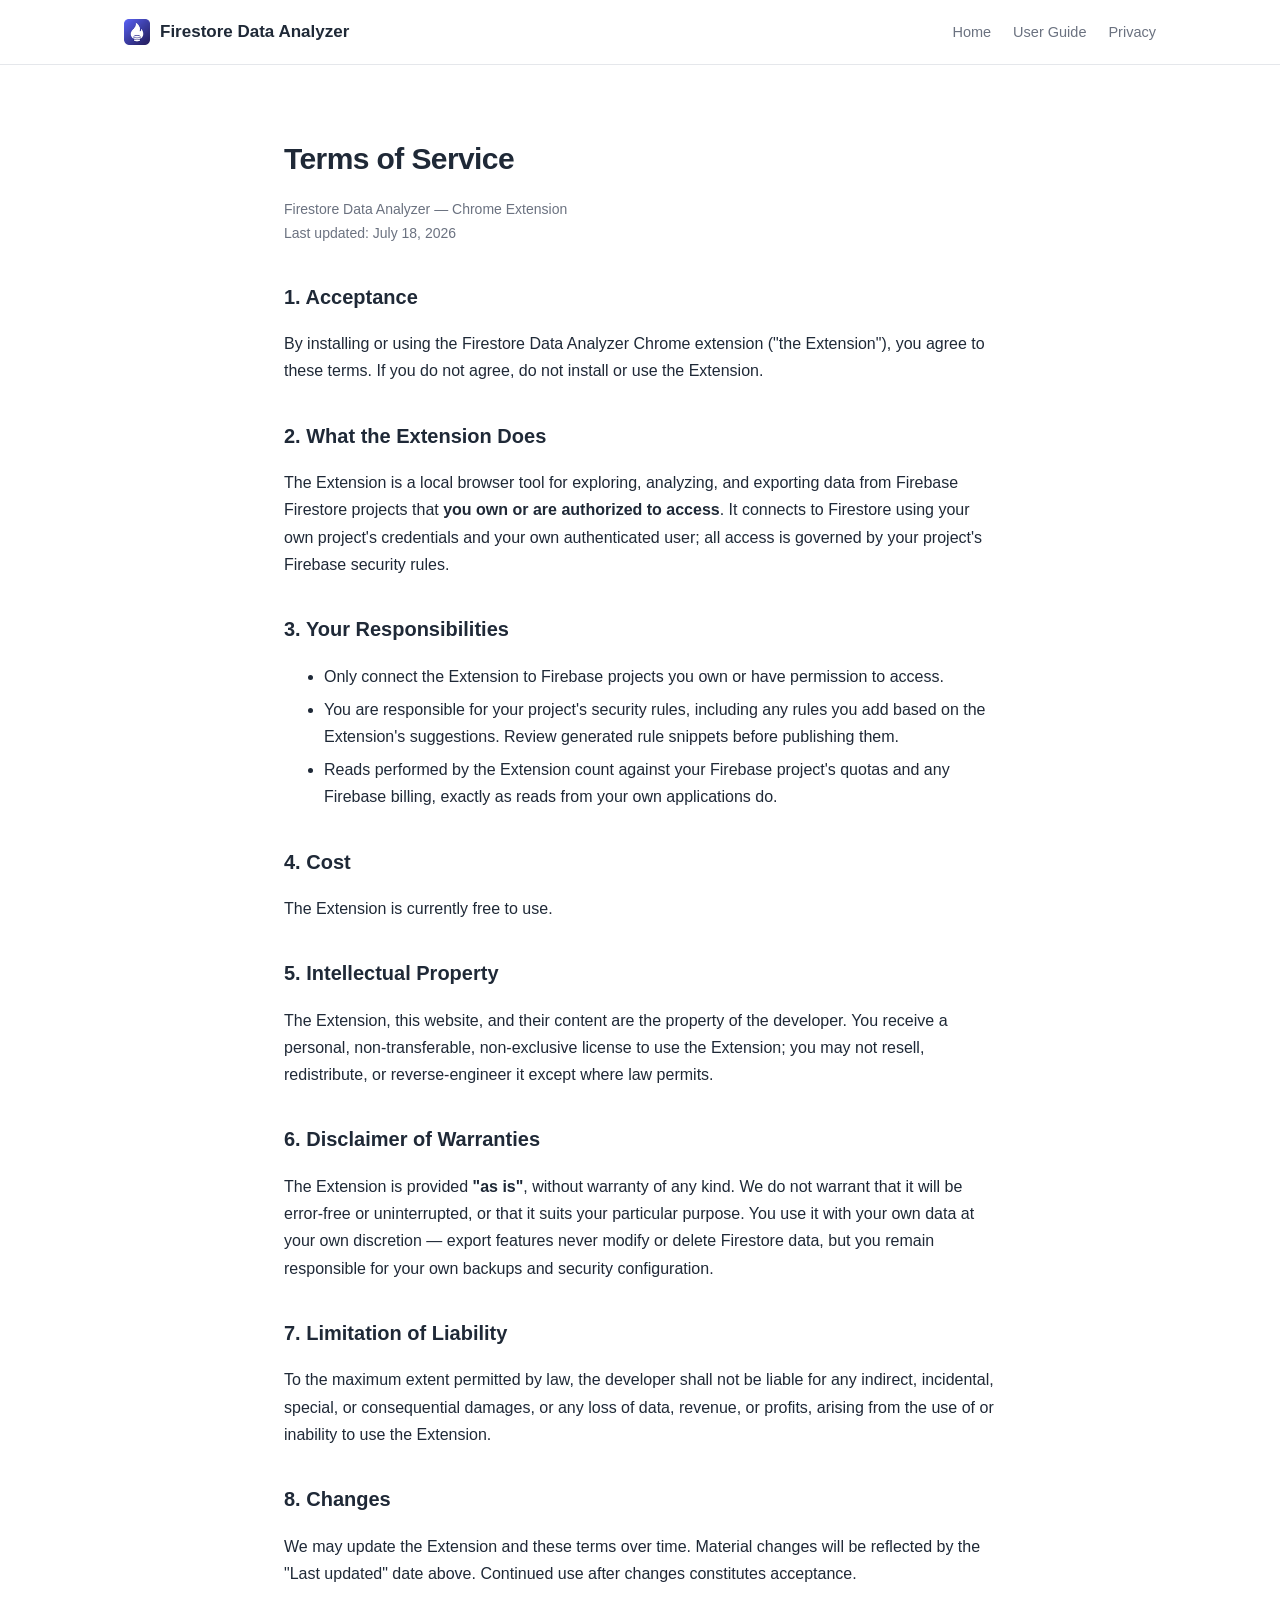
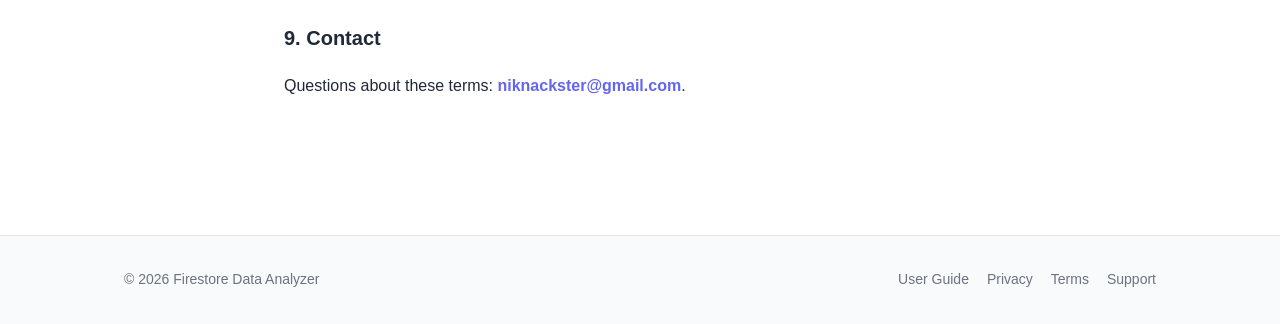
<file: terms.html>
<!DOCTYPE html>
<html lang="en">
<head>
  <meta charset="UTF-8">
  <meta name="viewport" content="width=device-width, initial-scale=1.0">
  <title>Terms of Service — Firestore Data Analyzer</title>
  <link rel="stylesheet" href="assets/style.css">
  <link rel="icon" href="assets/img/icon48.png" type="image/png" sizes="48x48">
</head>
<body>

  <header class="site-header">
    <div class="inner">
      <a class="brand" href="./"><img class="brand-mark" src="assets/img/icon48.png" alt="" width="26" height="26"> Firestore Data Analyzer</a>
      <nav class="site-nav">
        <a href="./">Home</a>
        <a href="guide/">User Guide</a>
        <a href="privacy.html">Privacy</a>
      </nav>
    </div>
  </header>

  <main class="prose">
    <h1>Terms of Service</h1>
    <p class="date">Firestore Data Analyzer — Chrome Extension<br>Last updated: July 18, 2026</p>

    <h2>1. Acceptance</h2>
    <p>
      By installing or using the Firestore Data Analyzer Chrome extension ("the Extension"),
      you agree to these terms. If you do not agree, do not install or use the Extension.
    </p>

    <h2>2. What the Extension Does</h2>
    <p>
      The Extension is a local browser tool for exploring, analyzing, and exporting data from
      Firebase Firestore projects that <strong>you own or are authorized to access</strong>.
      It connects to Firestore using your own project's credentials and your own authenticated
      user; all access is governed by your project's Firebase security rules.
    </p>

    <h2>3. Your Responsibilities</h2>
    <ul>
      <li>Only connect the Extension to Firebase projects you own or have permission to access.</li>
      <li>You are responsible for your project's security rules, including any rules you add based on the Extension's suggestions. Review generated rule snippets before publishing them.</li>
      <li>Reads performed by the Extension count against your Firebase project's quotas and any Firebase billing, exactly as reads from your own applications do.</li>
    </ul>

    <h2>4. Cost</h2>
    <p>
      The Extension is currently free to use.
    </p>

    <h2>5. Intellectual Property</h2>
    <p>
      The Extension, this website, and their content are the property of the developer.
      You receive a personal, non-transferable, non-exclusive license to use the Extension;
      you may not resell, redistribute, or reverse-engineer it except where law permits.
    </p>

    <h2>6. Disclaimer of Warranties</h2>
    <p>
      The Extension is provided <strong>"as is"</strong>, without warranty of any kind.
      We do not warrant that it will be error-free or uninterrupted, or that it suits your
      particular purpose. You use it with your own data at your own discretion — export
      features never modify or delete Firestore data, but you remain responsible for your
      own backups and security configuration.
    </p>

    <h2>7. Limitation of Liability</h2>
    <p>
      To the maximum extent permitted by law, the developer shall not be liable for any
      indirect, incidental, special, or consequential damages, or any loss of data, revenue,
      or profits, arising from the use of or inability to use the Extension.
    </p>

    <h2>8. Changes</h2>
    <p>
      We may update the Extension and these terms over time. Material changes will be
      reflected by the "Last updated" date above. Continued use after changes constitutes
      acceptance.
    </p>

    <h2>9. Contact</h2>
    <p>
      Questions about these terms: <a href="mailto:niknackster@gmail.com"><strong>niknackster@gmail.com</strong></a>.
    </p>
  </main>

  <footer class="site-footer">
    <div class="inner">
      <span>© 2026 Firestore Data Analyzer</span>
      <nav>
        <a href="guide/">User Guide</a>
        <a href="privacy.html">Privacy</a>
        <a href="terms.html">Terms</a>
        <a href="mailto:niknackster@gmail.com">Support</a>
      </nav>
    </div>
  </footer>

</body>
</html>
</file>
<file: assets/style.css>
/* Firestore Data Analyzer — documentation site */

:root {
  --accent: #6366f1;
  --accent-dark: #4f46e5;
  --accent-soft: #eef2ff;
  --text: #1f2937;
  --text-muted: #6b7280;
  --border: #e5e7eb;
  --bg: #ffffff;
  --bg-alt: #f9fafb;
  --code-bg: #f3f4f6;
  --radius: 10px;
  --max-width: 1080px;
}

* { box-sizing: border-box; }

html { scroll-behavior: smooth; scroll-padding-top: 84px; }

body {
  margin: 0;
  font-family: -apple-system, BlinkMacSystemFont, 'Segoe UI', Roboto, Helvetica, Arial, sans-serif;
  color: var(--text);
  background: var(--bg);
  line-height: 1.7;
  font-size: 16px;
}

a { color: var(--accent); text-decoration: none; }
a:hover { text-decoration: underline; }

code {
  background: var(--code-bg);
  padding: 2px 6px;
  border-radius: 5px;
  font-size: 0.88em;
  font-family: ui-monospace, SFMono-Regular, Menlo, Consolas, monospace;
}

pre {
  background: #111827;
  color: #e5e7eb;
  padding: 16px 20px;
  border-radius: var(--radius);
  overflow-x: auto;
  font-size: 13.5px;
  line-height: 1.6;
}
pre code { background: none; padding: 0; color: inherit; }

/* ── Header ── */

.site-header {
  position: sticky;
  top: 0;
  z-index: 50;
  background: rgba(255, 255, 255, 0.92);
  backdrop-filter: blur(8px);
  border-bottom: 1px solid var(--border);
}

.site-header .inner {
  max-width: var(--max-width);
  margin: 0 auto;
  padding: 12px 24px;
  min-height: 64px;
  display: flex;
  align-items: center;
  justify-content: space-between;
  gap: 12px 16px;
  flex-wrap: wrap;
}

.brand {
  display: flex;
  align-items: center;
  gap: 10px;
  font-weight: 700;
  font-size: 17px;
  color: var(--text);
  white-space: nowrap;
}
.brand:hover { text-decoration: none; }
.brand .brand-mark { flex-shrink: 0; display: block; }

.site-nav { display: flex; gap: 22px; align-items: center; }
.site-nav a { color: var(--text-muted); font-size: 14.5px; font-weight: 500; }
.site-nav a:hover { color: var(--text); text-decoration: none; }
.site-nav a.active { color: var(--accent); }
.site-nav .btn { color: #fff; }

/* ── Buttons ── */

.btn {
  display: inline-block;
  padding: 10px 22px;
  border-radius: 8px;
  font-weight: 600;
  font-size: 15px;
  background: var(--accent);
  color: #fff;
  border: 1px solid var(--accent);
}
.btn:hover { background: var(--accent-dark); text-decoration: none; }

.btn.secondary {
  background: #fff;
  color: var(--accent);
}
.btn.secondary:hover { background: var(--accent-soft); }

/* ── Hero ── */

.hero {
  background: linear-gradient(180deg, var(--accent-soft) 0%, #fff 100%);
  padding: 72px 24px 64px;
  text-align: center;
}
.hero h1 {
  font-size: clamp(30px, 5vw, 44px);
  line-height: 1.2;
  margin: 0 auto 18px;
  max-width: 760px;
  letter-spacing: -0.02em;
}
.hero p.lede {
  font-size: 19px;
  color: var(--text-muted);
  max-width: 640px;
  margin: 0 auto 30px;
}
.hero .actions { display: flex; gap: 12px; justify-content: center; flex-wrap: wrap; }
.hero .note { margin-top: 18px; font-size: 13.5px; color: var(--text-muted); }

/* ── Screenshots ── */

.screenshot { margin: 24px 0; }
.screenshot img {
  width: 100%;
  height: auto;
  display: block;
  border: 1px solid var(--border);
  border-radius: var(--radius);
  box-shadow: 0 12px 32px rgba(17, 24, 39, 0.10);
}
.screenshot figcaption {
  margin-top: 10px;
  font-size: 13.5px;
  color: var(--text-muted);
  text-align: center;
}
.hero .screenshot { max-width: 920px; margin: 44px auto 0; }

/* ── Sections ── */

.section {
  max-width: var(--max-width);
  margin: 0 auto;
  padding: 56px 24px;
}
.section.alt { background: var(--bg-alt); max-width: none; }
.section.alt > .inner { max-width: var(--max-width); margin: 0 auto; padding: 0 24px; }

.section h2 {
  font-size: 28px;
  letter-spacing: -0.01em;
  margin: 0 0 8px;
}
.section p.sub {
  color: var(--text-muted);
  margin: 0 0 36px;
  font-size: 16.5px;
}

/* ── Feature grid ── */

.feature-grid {
  display: grid;
  grid-template-columns: repeat(auto-fit, minmax(280px, 1fr));
  gap: 20px;
}

.feature-card {
  border: 1px solid var(--border);
  border-radius: var(--radius);
  padding: 24px;
  background: #fff;
}
.feature-card .icon { font-size: 26px; margin-bottom: 10px; }
.feature-card h3 { margin: 0 0 8px; font-size: 17px; }
.feature-card p { margin: 0; color: var(--text-muted); font-size: 14.5px; }
.feature-card a.more { font-size: 14px; font-weight: 500; display: inline-block; margin-top: 10px; }

/* ── Steps ── */

.steps { counter-reset: step; list-style: none; padding: 0; margin: 0; }
.steps li {
  counter-increment: step;
  position: relative;
  padding: 0 0 28px 56px;
}
.steps li::before {
  content: counter(step);
  position: absolute;
  left: 0;
  top: 2px;
  width: 34px;
  height: 34px;
  border-radius: 50%;
  background: var(--accent);
  color: #fff;
  font-weight: 700;
  display: flex;
  align-items: center;
  justify-content: center;
  font-size: 15px;
}
.steps li h3 { margin: 0 0 6px; font-size: 16.5px; }
.steps li p { margin: 0; color: var(--text-muted); font-size: 15px; }

/* ── Docs layout ── */

.docs-wrap {
  max-width: var(--max-width);
  margin: 0 auto;
  padding: 40px 24px 80px;
  display: grid;
  grid-template-columns: 240px minmax(0, 1fr);
  gap: 48px;
  align-items: start;
}

.docs-sidebar {
  position: sticky;
  top: 84px;
  font-size: 14px;
}
.docs-sidebar .group-label {
  text-transform: uppercase;
  letter-spacing: 0.06em;
  font-size: 11.5px;
  font-weight: 700;
  color: var(--text-muted);
  margin: 18px 0 6px;
}
.docs-sidebar .group-label:first-child { margin-top: 0; }
.docs-sidebar a {
  display: block;
  padding: 5px 10px;
  border-radius: 6px;
  color: var(--text-muted);
}
.docs-sidebar a:hover { color: var(--text); background: var(--bg-alt); text-decoration: none; }

.docs-content h1 { font-size: 32px; letter-spacing: -0.02em; margin: 0 0 10px; }
.docs-content > p.lede { color: var(--text-muted); font-size: 17px; margin: 0 0 40px; }

.docs-content section { padding: 8px 0 28px; }
.docs-content h2 {
  font-size: 23px;
  margin: 28px 0 12px;
  padding-top: 20px;
  border-top: 1px solid var(--border);
  letter-spacing: -0.01em;
}
.docs-content h3 { font-size: 17px; margin: 22px 0 8px; }
.docs-content p, .docs-content li { color: #374151; font-size: 15.5px; }
.docs-content ul, .docs-content ol { padding-left: 24px; }

.callout {
  border-left: 4px solid var(--accent);
  background: var(--accent-soft);
  padding: 14px 18px;
  border-radius: 0 var(--radius) var(--radius) 0;
  margin: 18px 0;
  font-size: 14.5px;
}
.callout.warn { border-color: #f59e0b; background: #fffbeb; }
.callout p { margin: 0; }

/* ── Prose pages (privacy / terms / refunds) ── */

.prose {
  max-width: 760px;
  margin: 0 auto;
  padding: 48px 24px 80px;
}
.prose h1 { font-size: 30px; margin-bottom: 4px; letter-spacing: -0.02em; }
.prose .date { color: var(--text-muted); font-size: 14px; margin-bottom: 32px; }
.prose h2 { font-size: 20px; margin-top: 34px; }
.prose li { margin: 6px 0; }
.prose .highlight {
  background: var(--accent-soft);
  padding: 16px 20px;
  border-radius: var(--radius);
  margin: 16px 0;
}

/* ── FAQ ── */

.faq details {
  border: 1px solid var(--border);
  border-radius: var(--radius);
  padding: 16px 20px;
  margin-bottom: 12px;
  background: #fff;
}
.faq summary { font-weight: 600; cursor: pointer; font-size: 15.5px; }
.faq details p { margin: 12px 0 0; color: var(--text-muted); font-size: 15px; }

/* ── Footer ── */

.site-footer {
  border-top: 1px solid var(--border);
  background: var(--bg-alt);
  margin-top: 40px;
}
.site-footer .inner {
  max-width: var(--max-width);
  margin: 0 auto;
  padding: 32px 24px;
  display: flex;
  justify-content: space-between;
  align-items: center;
  gap: 16px;
  flex-wrap: wrap;
  font-size: 14px;
  color: var(--text-muted);
}
.site-footer nav { display: flex; gap: 18px; flex-wrap: wrap; }
.site-footer a { color: var(--text-muted); }
.site-footer a:hover { color: var(--text); }

/* ── Responsive ── */

@media (max-width: 820px) {
  .docs-wrap { grid-template-columns: 1fr; gap: 8px; }
  .docs-sidebar { position: static; display: flex; flex-wrap: wrap; gap: 4px 10px; padding-bottom: 18px; border-bottom: 1px solid var(--border); }
  .docs-sidebar .group-label { width: 100%; margin: 10px 0 2px; }
  .site-nav { gap: 14px; }
}

@media (max-width: 640px) {
  .site-header .inner { padding: 10px 16px; }
  .brand { font-size: 15px; gap: 8px; }
  .brand .brand-mark { width: 22px; height: 22px; }
  .site-nav { gap: 12px; }
  .site-nav a { font-size: 13.5px; white-space: nowrap; }
  .site-nav .btn { padding: 7px 12px; font-size: 13.5px; }
  .hero { padding: 48px 20px 44px; }
  .section { padding: 40px 20px; }
}

@media (max-width: 430px) {
  .site-nav .btn { display: none; }
}
</file>
